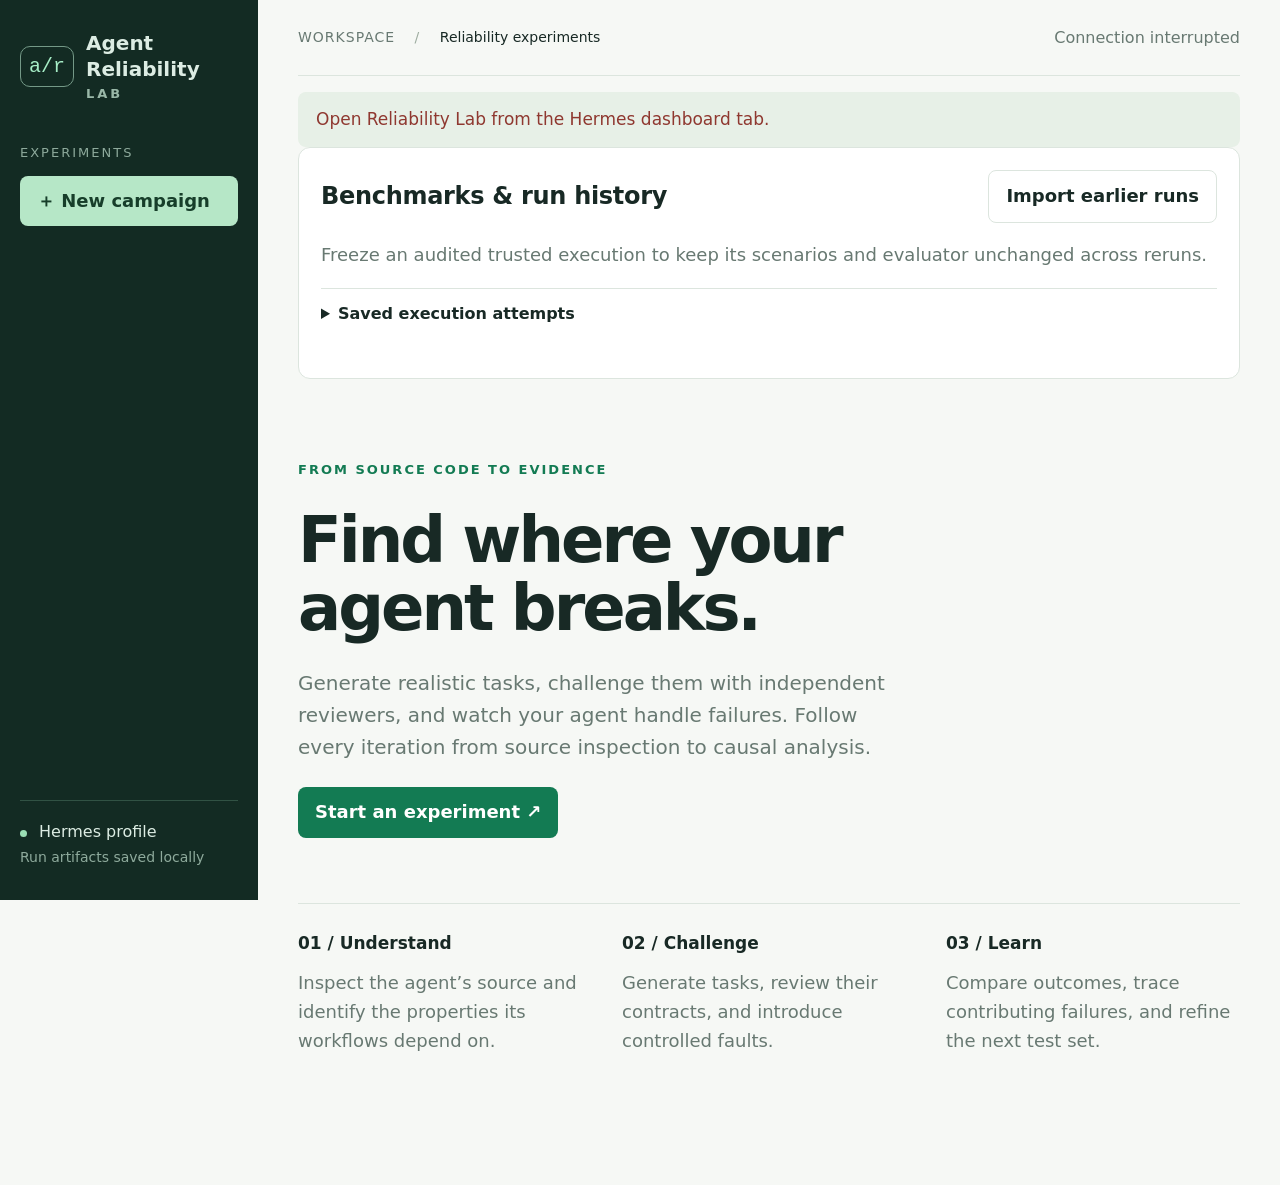
<file: dashboard/workbench/index.html>
<!doctype html>
<html lang="en">
<head>
  <meta charset="utf-8">
  <meta name="viewport" content="width=device-width, initial-scale=1">
  <title>Hermes Reliability Lab</title>
  <link rel="stylesheet" href="style.css">
  <script src="app.js" defer></script>
</head>
<body>
  <aside class="sidebar">
    <a class="brand" href="index.html" aria-label="Hermes Reliability Lab home"><span class="brand-icon">a/r</span><span>Agent Reliability<span class="brand-sub">LAB</span></span></a>
    <div class="side-label">EXPERIMENTS</div>
    <button class="primary" id="new-campaign">＋ New campaign</button>
    <div id="campaign-list" class="campaign-list"></div>
    <div class="side-footer"><span class="live-dot"></span> Hermes profile<br><span>Run artifacts saved locally</span></div>
  </aside>
  <main>
    <header class="topbar"><span>WORKSPACE <span class="slash">/</span> <strong>Reliability experiments</strong></span><span id="connection" role="status">Connecting…</span></header>
    <div id="banner" role="status" hidden></div>
    <section id="job-panel" class="panel" hidden><div class="panel-heading"><h2>Recent launches</h2><span class="muted">Saved across browser sessions</span></div><div id="jobs"></div></section>
    <section class="panel"><div class="panel-heading"><h2>Benchmarks &amp; run history</h2><button id="index-history" class="secondary">Import earlier runs</button></div>
      <p class="muted">Freeze an audited trusted execution to keep its scenarios and evaluator unchanged across reruns.</p>
      <div id="benchmarks"></div><details><summary>Saved execution attempts</summary><div id="run-history"></div>
      <div class="form-row"><label>Baseline run<select id="compare-base"></select></label><label>Current run<select id="compare-current"></select></label></div>
      <button id="compare-runs" class="secondary">Compare runs</button><div id="history-comparison"></div></details>
      <details id="memory-note" hidden><summary>Remember this baseline in Hermes</summary><p>This prepares a reference; it has not written memory. Send this request to Hermes, which uses its native memory tool and reports whether the write was applied or staged.</p><pre id="memory-request" style="white-space:pre-wrap;overflow-wrap:anywhere"></pre></details>
    </section>
    <section id="welcome" class="welcome">
      <span class="eyebrow">FROM SOURCE CODE TO EVIDENCE</span>
      <h1>Find where your<br>agent breaks.</h1>
      <p>Generate realistic tasks, challenge them with independent reviewers, and watch your agent handle failures. Follow every iteration from source inspection to causal analysis.</p>
      <button class="primary" id="welcome-start">Start an experiment ↗</button>
      <div class="intro-grid"><article><b>01 / Understand</b><p>Inspect the agent’s source and identify the properties its workflows depend on.</p></article><article><b>02 / Challenge</b><p>Generate tasks, review their contracts, and introduce controlled faults.</p></article><article><b>03 / Learn</b><p>Compare outcomes, trace contributing failures, and refine the next test set.</p></article></div>
    </section>
    <section id="campaign" hidden>
      <div class="campaign-header"><div><span class="eyebrow" id="campaign-repository"></span><h1 id="campaign-title"></h1><p id="campaign-models"></p></div><button id="stop" class="secondary danger">Stop at next boundary</button></div>
      <div id="phase-strip" class="phase-strip"></div>
      <div id="stats" class="stats"></div>
      <section class="panel"><div class="panel-heading"><h2>Regression benchmark</h2><button id="freeze-benchmark" class="secondary">Freeze selected round</button></div><div id="regression-result"></div></section>
      <div class="content-grid">
        <section class="panel activity-panel"><div class="panel-heading"><h2>Live activity</h2><span id="activity-status" class="badge"></span></div><p id="phase-description" class="muted"></p><div id="activity" class="activity"></div></section>
        <section class="panel"><div class="panel-heading"><h2>Iteration history</h2><span class="muted">Independent evaluator runs</span></div><div id="iterations"></div></section>
      </div>
      <section class="section"><div class="panel-heading"><h2>Scenario sources</h2><span id="dataset-status" class="badge"></span></div><div id="dataset-sources" class="test-grid"></div></section>
      <section class="section"><div class="panel-heading"><div><span class="eyebrow">THE ACTIVE TEST SET</span><h2>Generated scenarios</h2></div><span id="test-count" class="badge"></span></div><div id="test-grid" class="test-grid"></div></section>
      <section class="section"><div class="panel-heading"><h2>Review &amp; findings</h2><select id="round-select" aria-label="Round to inspect"></select></div><div id="reviews" class="review-grid"></div><div id="earlier-reviews"></div></section>
      <section class="section"><div class="panel-heading"><h2>Causal findings</h2><span id="findings-count" class="badge"></span></div><div id="analysis" class="analysis"></div></section>
      <footer id="evidence-path"></footer>
    </section>
  </main>
  <dialog id="setup"><form id="setup-form">
    <div class="dialog-heading"><div><span class="eyebrow">NEW EXPERIMENT</span><h2>Connect an agent</h2></div><button type="button" class="icon-button close-dialog" aria-label="Close">×</button></div>
    <p class="muted">Provide any agent’s repository or local source directory. The campaign inspects its code and selects relevant datasets before proposing tests.</p>
    <div class="form-row"><label>Runtime<select id="runtime"><option value="hermes">Hermes</option><option value="openhands">OpenHands</option><option value="deerflow">DeerFlow</option><option value="custom" selected>Custom agent</option></select></label><label>Revision <span class="optional">optional</span><input id="revision" placeholder="Default branch, or native image revision"></label></div>
    <label>Repository URL or local source directory<input id="source" required placeholder="https://github.com/NousResearch/hermes-agent.git"></label>
    <label>Mode<select id="mode"><option value="explore">Explore and refine tests</option><option value="regression">Run a frozen regression benchmark</option></select></label>
    <div id="regression-selection" hidden><label>Frozen benchmark<select id="benchmark"></select></label><label>Baseline run<select id="baseline"></select></label><p class="hint">Runs the exact saved scenarios and evaluator. No generation or assertion edits. Changed model/runtime settings are reported as incomparable.</p></div>
    <label>Saved tests<select id="prior"><option value="">Start a new test suite</option></select></label>
    <p id="credentials" class="hint"></p>
    <details><summary>Campaign budgets and scope</summary>
      <div class="form-row"><label>Execution rounds<input id="rounds" type="number" min="1" max="5" value="3"></label><label>Generations per round<input id="generations" type="number" min="1" max="3" value="3"></label></div>
      <div class="form-row"><label>Initial tests<input id="initial-tests" type="number" min="1" max="5" value="5"></label><label>Maximum active tests<input id="active-tests" type="number" min="1" max="12" value="12"></label></div>
      <label>Exploration scope<textarea id="scope" rows="3">Explore software and distributed-system properties using realistic workflows, meaningful controlled comparisons and varied dependency complexity.</textarea></label>
    </details>
    <label class="checkbox"><input type="checkbox" id="execute"> Execute generated tests after review using my configured target</label>
    <p id="execution-note" class="hint"></p>
    <p class="hint">Hermes and generated evaluator code execute on the host. OpenHands and DeerFlow task tools execute in pinned Docker containers. Custom adapters control their framework’s execution environment. Provider usage is billed to the configured account.</p>
    <div id="form-error" class="error" role="alert" hidden></div>
    <div class="dialog-actions"><button class="secondary close-dialog" type="button">Cancel</button><button class="primary" id="submit" type="submit">Launch campaign ↗</button></div>
  </form></dialog>
  <dialog id="test-dialog"><div class="dialog-heading"><h2 id="test-title"></h2><button class="icon-button close-dialog" aria-label="Close">×</button></div><div id="test-detail"></div></dialog>
</body>
</html>
</file>
<file: dashboard/workbench/style.css>
:root {
  color-scheme:light;
  --ink:#182925;
  --muted:#687972;
  --paper:#f6f8f5;
  --line:#dce5de;
  --green:#137b53;
  --light:#e8f4ed;
  --dark:#132b23;
  --red:#ab4039;
  --amber:#94621a;
}

* {
  box-sizing:border-box;
}

body {
  margin:0;
  background:var(--paper);
  color:var(--ink);
  font:18px/1.6 system-ui,-apple-system,BlinkMacSystemFont,"Segoe UI",sans-serif;
}

button,input,select,textarea {
  font:inherit;
}

button {
  cursor:pointer;
}

button:disabled {
  opacity:.55;
  cursor:wait;
}

button:focus-visible,a:focus-visible,input:focus-visible,select:focus-visible,summary:focus-visible {
  outline:3px solid #5fb78e;
  outline-offset:3px;
}

[hidden] {
  display:none!important;
}

.sidebar {
  width:258px;
  position:fixed;
  inset:0 auto 0 0;
  background:var(--dark);
  color:#dcece3;
  padding:30px 20px;
  display:flex;
  flex-direction:column;
}

.brand {
  display:flex;
  align-items:center;
  gap:12px;
  color:inherit;
  text-decoration:none;
  font-size:20px;
  font-weight:650;
  line-height:1.3;
}

.brand-icon {
  border:1px solid #749987;
  border-radius:10px;
  padding:8px;
  font:20px monospace;
  color:#a6edc6;
}

.brand-sub {
  display:block;
  font-size:13px;
  letter-spacing:3px;
  color:#9ab8a8;
  margin-top:4px;
}

.side-label {
  font-size:13px;
  letter-spacing:2px;
  color:#8eaa9c;
  margin:40px 0 12px;
}

.primary,.secondary {
  border:0;
  border-radius:8px;
  padding:11px 17px;
  font-weight:650;
}

.primary {
  background:var(--green);
  color:#fff;
}

.primary:hover {
  background:#0b6240;
}

.sidebar>.primary {
  background:#b6e7c7;
  color:#173e2a;
  text-align:left;
}

.secondary {
  background:white;
  border:1px solid var(--line);
  color:var(--ink);
}

.danger {
  color:var(--red);
}

.campaign-list {
  overflow:auto;
  margin:20px -8px 0;
  flex:1;
}

.campaign-item {
  display:block;
  width:100%;
  background:none;
  border:1px solid transparent;
  color:#c4d9cc;
  text-align:left;
  padding:12px;
  border-radius:8px;
  margin-bottom:5px;
}

.campaign-item:hover,.campaign-item.selected {
  background:#244638;
  border-color:#365b48;
}

.campaign-item b {
  display:block;
  text-transform:capitalize;
}

.campaign-item small {
  color:#9eb6a8;
  font-size:14px;
}

.side-footer {
  border-top:1px solid #315244;
  padding-top:18px;
  font-size:16px;
}

.side-footer>span:last-child {
  color:#8eaa9c;
  font-size:14px;
}

.live-dot {
  display:inline-block;
  width:7px;
  height:7px;
  border-radius:50%;
  background:#9bdfb5;
  margin-right:7px;
}

main {
  margin-left:258px;
  padding:0 40px 36px;
  max-width:1800px;
}

.topbar {
  height:76px;
  border-bottom:1px solid var(--line);
  display:flex;
  align-items:center;
  justify-content:space-between;
  color:var(--muted);
  font-size:14px;
  letter-spacing:1px;
}

.topbar strong {
  color:var(--ink);
  font-weight:500;
  letter-spacing:0;
}

.slash {
  margin:0 14px;
  color:#9dac9f;
}

#connection {
  letter-spacing:0;
  font-size:16px;
}

.eyebrow {
  font-size:13px;
  letter-spacing:2px;
  font-weight:700;
  color:var(--green);
}

h1,h2,h3,p {
  margin-top:0;
}

h1 {
  font-size:38px;
  line-height:1.15;
  letter-spacing:-1px;
  margin:10px 0;
}

h2 {
  font-size:24px;
  letter-spacing:-.3px;
  margin:0;
}

h3 {
  font-size:20px;
  margin-bottom:10px;
}

.muted {
  color:var(--muted);
}

.welcome {
  padding:75px 0;
  max-width:1000px;
}

.welcome h1 {
  font-size:64px;
  letter-spacing:-3px;
  line-height:1.06;
  margin:24px 0;
}

.welcome>p {
  font-size:20px;
  color:var(--muted);
  max-width:600px;
  margin:24px 0;
}

.intro-grid {
  display:grid;
  grid-template-columns:repeat(3,1fr);
  gap:30px;
  margin-top:65px;
  border-top:1px solid var(--line);
  padding-top:25px;
}

.intro-grid b {
  font-size:17px;
}

.intro-grid p {
  color:var(--muted);
  margin-top:12px;
}

.campaign-header {
  display:flex;
  align-items:center;
  justify-content:space-between;
  margin:34px 0 24px;
  gap:16px;
}

.campaign-header p {
  margin:8px 0 0;
  color:var(--muted);
  font-size:16px;
}

.phase-strip {
  display:grid;
  grid-template-columns:repeat(7,1fr);
  gap:0;
  border:1px solid var(--line);
  border-radius:10px;
  overflow:hidden;
  background:#fff;
  margin-bottom:20px;
}

.phase {
  padding:15px 12px;
  color:var(--muted);
  font-size:16px;
  border-right:1px solid var(--line);
}

.phase:last-child {
  border:0;
}

.phase.active {
  background:var(--light);
  color:var(--green);
  font-weight:700;
}

.phase span {
  display:block;
  font-size:13px;
  letter-spacing:1px;
  opacity:.7;
  margin-bottom:3px;
}

.stats {
  display:grid;
  grid-template-columns:repeat(4,1fr);
  gap:16px;
  margin-bottom:24px;
}

.stat {
  padding:18px 22px;
  background:#fff;
  border:1px solid var(--line);
  border-radius:10px;
}

.stat .label {
  font-size:14px;
  color:var(--muted);
}

.stat strong {
  display:block;
  font-size:34px;
  letter-spacing:-1px;
  margin:4px 0;
}

.stat small {
  font-size:14px;
  color:var(--muted);
}

.content-grid {
  display:grid;
  grid-template-columns:1fr 1.1fr;
  align-items:start;
  gap:20px;
}

.panel {
  background:#fff;
  border:1px solid var(--line);
  border-radius:12px;
  padding:22px;
}

.panel-heading {
  display:flex;
  align-items:center;
  justify-content:space-between;
  gap:12px;
  margin-bottom:18px;
}

.panel-heading>.muted {
  font-size:14px;
}

.badge {
  display:inline-block;
  padding:4px 9px;
  border-radius:5px;
  background:#eff3ef;
  color:var(--muted);
  font-size:13px;
  white-space:normal;
  overflow-wrap:anywhere;
}

.badge.good {
  background:#e2f2e7;
  color:#207044;
}

.badge.bad {
  background:#fae9e6;
  color:var(--red);
}

.badge.warn {
  background:#fbf0d9;
  color:var(--amber);
}

.activity {
  max-height:263px;
  overflow:auto;
}

.activity-event {
  display:flex;
  gap:10px;
  padding:10px 0;
  border-top:1px solid #eef2ee;
  font-size:16px;
}

.activity-event b {
  font-size:13px;
  color:var(--green);
  min-width:55px;
  text-transform:uppercase;
}

.activity-event span {
  overflow-wrap:anywhere;
}

.empty {
  color:var(--muted);
  padding:24px 0;
  font-size:17px;
}

.iteration {
  border-top:1px solid var(--line);
  padding:14px 0;
}

.iteration:first-child {
  border-top:0;
  padding-top:0;
}

.iteration-title {
  display:flex;
  justify-content:space-between;
  margin-bottom:9px;
}

.lane {
  display:flex;
  align-items:center;
  gap:8px;
  margin-top:7px;
  font-size:16px;
}

.lane>span:first-child {
  width:100px;
  color:var(--muted);
}

.track {
  height:5px;
  background:#edf2ed;
  border-radius:5px;
  flex:1;
  overflow:hidden;
}

.fill {
  background:#23845a;
  height:100%;
}

.section {
  margin-top:32px;
}

.section .eyebrow {
  display:block;
  margin-bottom:6px;
}

.test-grid {
  display:grid;
  grid-template-columns:repeat(auto-fit,minmax(320px,1fr));
  gap:16px;
}

.test-card {
  border:1px solid var(--line);
  background:#fff;
  border-radius:10px;
  padding:20px;
  text-align:left;
  color:var(--ink);
}

.test-card:hover {
  border-color:#8eb89f;
  box-shadow:0 4px 14px #193d2510;
}

.test-card h3 {
  margin-top:13px;
  line-height:1.4;
}

.test-card p {
  font-size:16px;
  color:var(--muted);
  display:-webkit-box;
  -webkit-line-clamp:3;
  -webkit-box-orient:vertical;
  overflow:hidden;
  margin:8px 0 16px;
}

.chips {
  display:flex;
  gap:6px;
  flex-wrap:wrap;
}

.chips span {
  font-size:13px;
  background:#f1f5f0;
  padding:3px 7px;
  border-radius:4px;
  color:#62766a;
}

.review-grid {
  display:grid;
  grid-template-columns:repeat(auto-fit,minmax(320px,1fr));
  gap:16px;
}

.review-card {
  border:1px solid var(--line);
  background:#fff;
  border-radius:10px;
  padding:18px;
}

.review-card h3 {
  text-transform:capitalize;
  font-size:17px;
}

.review-card ul {
  padding-left:17px;
  color:var(--muted);
  font-size:16px;
}

.analysis {
  margin-top:16px;
}

.findings-overview {
  font-size:20px;
  line-height:1.65;
  max-width:1000px;
  margin-bottom:24px;
}

.findings-grid {
  display:grid;
  grid-template-columns:repeat(auto-fit,minmax(min(100%,480px),1fr));
  align-items:start;
  gap:22px;
}

.finding-card {
  background:white;
  padding:26px;
  border:1px solid var(--line);
  border-radius:12px;
  min-width:0;
}

.finding-heading {
  display:flex;
  align-items:flex-start;
  gap:14px;
  margin-bottom:14px;
}

.finding-heading h3 {
  font-size:23px;
  line-height:1.35;
  margin:0;
}

.finding-number {
  font-size:16px;
  color:var(--green);
  padding-top:4px;
}

.finding-section {
  margin-top:20px;
}

.finding-card h4 {
  font-size:15px;
  color:var(--green);
  margin:0 0 5px;
  font-weight:650;
}

.finding-card p {
  font-size:17px;
  line-height:1.65;
  margin-bottom:0;
}

.finding-contributors {
  margin-top:20px;
  font-size:15px;
  color:var(--muted);
}

.finding-limits {
  background:#f7f4eb;
  border-radius:8px;
  padding:16px;
  margin-top:20px;
}

.finding-limits h4 {
  color:var(--amber);
}

.finding-limits ul {
  margin:8px 0 0;
  padding-left:20px;
  font-size:16px;
}

.finding-evidence {
  margin-top:22px;
  border-top:1px solid var(--line);
  padding-top:14px;
  font-size:15px;
}

.source-finding {
  margin:16px 0;
  overflow-wrap:anywhere;
}

.source-finding code,.source-finding small {
  display:block;
  margin-top:8px;
  font-size:13px;
  color:var(--muted);
}

.presentation-usage {
  margin-top:20px;
}

.decision,#earlier-reviews details {
  background:white;
  border:1px solid var(--line);
  border-radius:8px;
  padding:16px 20px;
  margin-top:16px;
}

.decision p {
  margin:14px 0 0;
}

footer {
  margin:28px 0 0;
  font:14px monospace;
  color:var(--muted);
  overflow-wrap:anywhere;
}

#banner {
  padding:14px 18px;
  background:#e7f0e7;
  border-radius:8px;
  margin-top:16px;
}

.error {
  background:#fceae7;
  color:#8f3830;
  border-radius:7px;
  padding:12px;
  margin-top:14px;
  font-size:17px;
  overflow-wrap:anywhere;
}

dialog {
  border:1px solid var(--line);
  border-radius:16px;
  padding:30px;
  width:min(740px,94vw);
  max-height:90vh;
  color:var(--ink);
  box-shadow:0 25px 100px #10291c40;
}

dialog::backdrop {
  background:#132b2370;
  backdrop-filter:blur(3px);
}

.dialog-heading {
  display:flex;
  justify-content:space-between;
  align-items:center;
  margin-bottom:16px;
}

.dialog-heading h2 {
  font-size:25px;
  margin-top:6px;
}

.icon-button {
  border:0;
  background:#edf2ed;
  width:32px;
  height:32px;
  border-radius:50%;
  font-size:22px;
  color:var(--muted);
}

label {
  display:flex;
  flex-direction:column;
  font-size:16px;
  font-weight:600;
  margin-bottom:16px;
  gap:6px;
}

input,select,textarea {
  border:1px solid #cfdcd3;
  background:#fff;
  border-radius:6px;
  padding:10px 11px;
  color:var(--ink);
  width:100%;
}

input:focus,select:focus,textarea:focus {
  border-color:var(--green);
}

.form-row {
  display:grid;
  grid-template-columns:1fr 1fr;
  gap:16px;
}

.hint {
  font-size:14px;
  color:var(--muted);
  font-weight:400;
}

.optional {
  font-size:13px;
  color:var(--muted);
  font-weight:400;
}

.model-summary {
  display:flex;
  align-items:center;
  gap:18px;
  padding:18px;
  background:var(--light);
  border-radius:8px;
  margin-bottom:12px;
}

.model-summary>div {
  flex:1;
}

.model-summary span {
  display:block;
  font-size:13px;
  letter-spacing:1px;
  color:var(--green);
}

.model-summary b {
  font-size:17px;
}

.model-arrow {
  font-size:22px!important;
}

details {
  border-top:1px solid var(--line);
  margin:16px 0;
  padding-top:12px;
}

summary {
  cursor:pointer;
  font-size:16px;
  font-weight:600;
  margin-bottom:14px;
}

.checkbox {
  display:flex;
  flex-direction:row;
  align-items:center;
  margin-top:18px;
}

.checkbox input {
  width:auto;
  accent-color:var(--green);
}

.dialog-actions {
  display:flex;
  justify-content:flex-end;
  gap:10px;
  margin-top:22px;
}

.turn {
  margin-top:22px;
  border-top:1px solid var(--line);
  padding-top:16px;
}

.request {
  white-space:pre-wrap;
  background:#f2f6f1;
  border-left:3px solid #6aa980;
  padding:14px;
  border-radius:0 6px 6px 0;
  font-size:17px;
}

.check-table {
  border-collapse:collapse;
  width:100%;
  font-size:14px;
  margin:12px 0;
}

.check-table th,.check-table td {
  text-align:left;
  padding:8px;
  border-bottom:1px solid var(--line);
  vertical-align:top;
  overflow-wrap:anywhere;
}

.check-table th {
  color:var(--muted);
}

pre {
  white-space:pre-wrap;
  overflow-wrap:anywhere;
  background:#f2f5f1;
  padding:14px;
  border-radius:6px;
  font-size:14px;
}

.loading {
  opacity:.6;
}

@media(max-width:1150px) {
  main {
    padding:0 24px 30px;
  }
  .sidebar {
    width:220px;
    padding:25px 16px;
  }
  main {
    margin-left:220px;
  }
  .test-grid {
    grid-template-columns:repeat(2,1fr);
  }
  .content-grid {
    grid-template-columns:1fr;
  }
  .phase {
    padding:12px 7px;
  }
  .stats {
    gap:10px;
    grid-template-columns:1fr 1fr;
  }
  .stat {
    padding:14px;
  }
}

@media(max-width:750px) {
  .sidebar {
    position:relative;
    width:auto;
    max-height:260px;
  }
  .brand {
    font-size:18px;
  }
  .side-label,.side-footer {
    display:none;
  }
  .sidebar>.primary {
    margin-top:15px;
  }
  .campaign-list {
    display:flex;
    margin-top:10px;
    min-height:65px;
  }
  .campaign-item {
    min-width:180px;
  }
  .sidebar {
    padding:18px;
  }
  .topbar {
    height:56px;
  }
  main {
    margin-left:0;
    padding:0 18px;
  }
  .welcome {
    padding:40px 0;
  }
  .welcome h1 {
    font-size:45px;
  }
  .intro-grid,.review-grid {
    grid-template-columns:1fr;
  }
  .intro-grid {
    gap:10px;
  }
  .campaign-header {
    align-items:flex-start;
    flex-direction:column;
  }
  .stats {
    grid-template-columns:1fr 1fr;
  }
  .phase-strip {
    grid-template-columns:repeat(3,1fr);
  }
  .test-grid {
    grid-template-columns:1fr;
  }
  .form-row {
    grid-template-columns:1fr;
    gap:0;
  }
  .topbar>span:first-child {
    font-size:13px;
  }
  .model-summary {
    gap:10px;
  }
  dialog {
    padding:20px;
  }
  .review-grid {
    gap:10px;
  }
}
</file>
